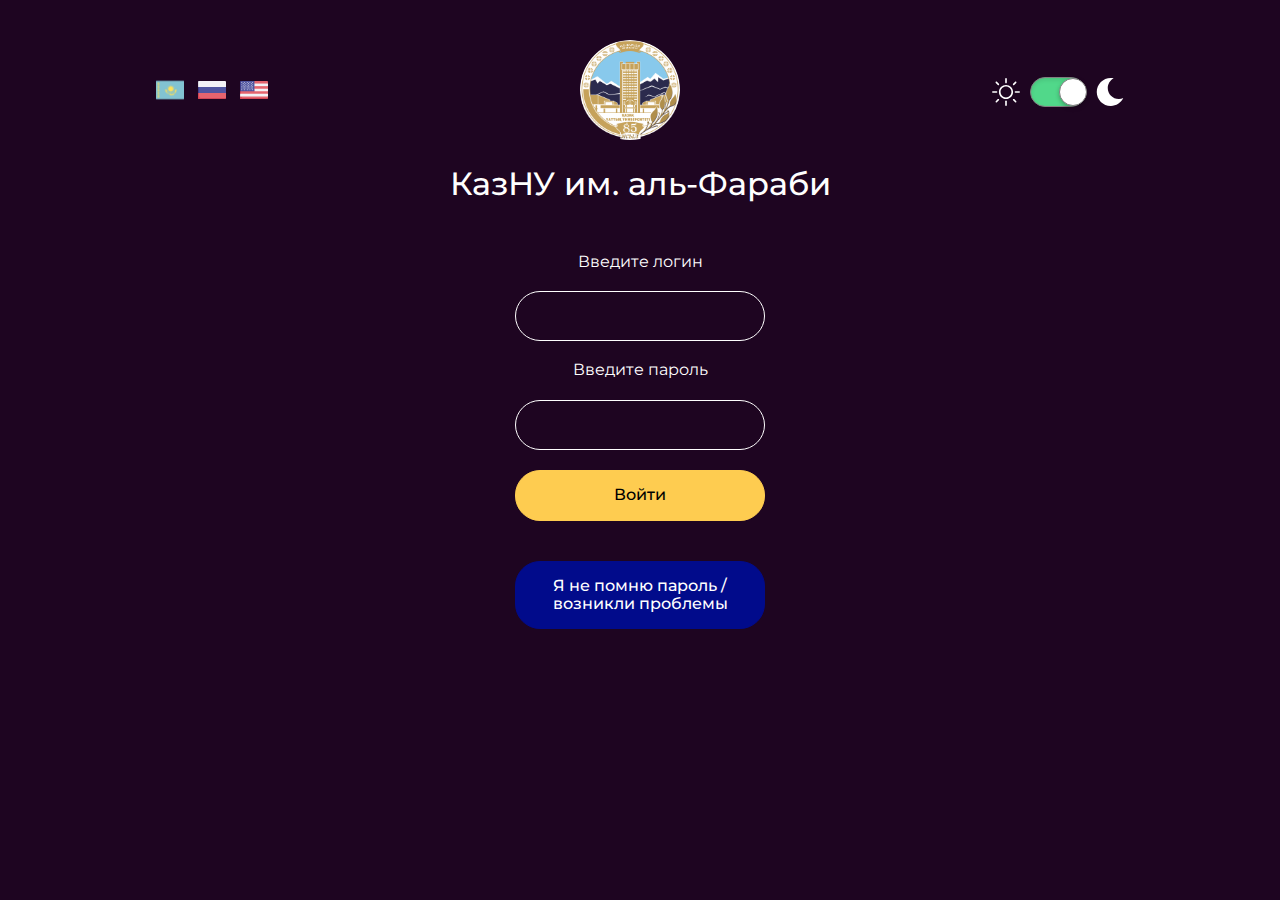
<file: index.html>
<!DOCTYPE html>
<html lang="ru">
<head>
    <meta charset="UTF-8">
    <meta name="viewport" content="width=device-width, initial-scale=1.0">
    <meta http-equiv="X-UA-Compatible" content="ie=edge">
    <title>Система "Универ"</title>
    <link rel="stylesheet" href="./css/normalize.css">
    <link rel="stylesheet" href="./css/main.css">
    <link rel="stylesheet" href="./css/media.css">
    <link href="https://fonts.googleapis.com/css2?family=Montserrat:wght@300;400;500&display=swap" rel="stylesheet">
    <link rel="apple-touch-icon" sizes="60x60" href="./apple-touch-icon.png">
    <link rel="icon" type="image/png" sizes="32x32" href="./favicon-32x32.png">
    <link rel="icon" type="image/png" sizes="16x16" href="./favicon-16x16.png">
    <link rel="manifest" href="./site.webmanifest">
    <link rel="mask-icon" href="./safari-pinned-tab.svg" color="#5bbad5">
    <meta name="msapplication-TileColor" content="#2b5797">
    <meta name="theme-color" content="#ffffff">
</head>
<body>
    <div class="wrapper" style="max-width: 1280px; margin: 0 auto;">
        <div class="univer-top-bar">
            <div class="language-panel">
                <a href="./kaz-ver/index.html"><img  src="images/kazakhstan-flag.png" alt="kazakhstan-flag" width="28" height="28"></a>
                <a href="./index.html"><svg class="russian-language" enable-background="new 0 0 512 512" height="28" viewBox="0 0 512 512" width="28" xmlns="http://www.w3.org/2000/svg"><g><g><path d="m512 200.946v-93.591c0-9.122-7.395-16.516-16.516-16.516h-478.968l-8.849 16.516v93.591l17.104 22.022h462.456z" fill="#f2f2f6"/><path d="m0 107.355v93.591l16.516 14.683v-124.79c-9.121 0-16.516 7.394-16.516 16.516z" fill="#e1e1e6"/><path d="m7.817 311.054v86.43c0 9.122 7.395 16.516 16.516 16.516h471.151l16.516-9.355v-93.591l-24.77-22.022h-462.456z" fill="#e5646e"/><path d="m16.516 355.097v-58.724l-16.516 14.681v93.591c0 9.122 7.395 16.516 16.516 16.516h478.968c9.121 0 16.516-7.394 16.516-16.516h-445.935c-27.365 0-49.549-22.183-49.549-49.548z" fill="#db4655"/><path d="m8.667 297 7.849 14.053h495.484v-110.107h-495.484l-7.849 17.387z" fill="#5055a0"/><path d="m0 200.946h16.516v110.107h-16.516z" fill="#3f3f8f"/></g></g></svg></a>
                <a href="./eng-ver/index.html"><svg class="english-language" enable-background="new 0 0 512 512" height="28" viewBox="0 0 512 512" width="28" xmlns="http://www.w3.org/2000/svg"><g><path d="m495.484 90.839h-231.226l-255.258 176.661v146.833h486.484l16.516-9.688v-30.673l-10.75-10.222v-29l10.75-7.967v-47.189l-9.667-9.261v-29.667l9.667-8.262v-47.188l-9.667-8.549v-26l9.667-12.639v-30.673c0-9.122-7.395-16.516-16.516-16.516z" fill="#e5646e"/><path d="m256.333 138.028h255.667v47.189h-255.667z" fill="#f2f2f6"/><path d="m256 232.405 8.258 47.189h247.742v-47.189z" fill="#f2f2f6"/><path d="m16.516 355.097v-84.097l-16.516 8.594v47.189l7 5.967v31l-7 10.222v30.673c0 9.122 7.395 16.516 16.516 16.516h478.968c9.121 0 16.516-7.395 16.516-16.516h-445.935c-27.365 0-49.549-22.183-49.549-49.548z" fill="#db4655"/><path d="m264.258 90.839h-247.742l-10.516 16.516 10.516 172.239h247.742z" fill="#5055a0"/><path d="m16.516 90.839c-9.121 0-16.516 7.394-16.516 16.516v172.239h16.516z" fill="#3f3f8f"/><path d="m33.113 127.657c-4.565 0-8.298-3.698-8.298-8.258s3.653-8.258 8.218-8.258h.081c4.565 0 8.258 3.698 8.258 8.258s-3.695 8.258-8.259 8.258z" fill="#fff"/><path d="m33.113 193.722c-4.565 0-8.298-3.698-8.298-8.258s3.653-8.258 8.218-8.258h.081c4.565 0 8.258 3.698 8.258 8.258s-3.695 8.258-8.259 8.258z" fill="#fff"/><path d="m33.113 259.786c-4.565 0-8.298-3.698-8.298-8.258s3.653-8.258 8.218-8.258h.081c4.565 0 8.258 3.698 8.258 8.258s-3.695 8.258-8.259 8.258z" fill="#fff"/><path d="m33.113 160.69c-4.565 0-8.298-3.698-8.298-8.258s3.653-8.258 8.218-8.258h.081c4.565 0 8.258 3.698 8.258 8.258-.001 4.56-3.695 8.258-8.259 8.258z" fill="#f2f2f6"/><path d="m33.113 226.754c-4.565 0-8.298-3.698-8.298-8.258s3.653-8.258 8.218-8.258h.081c4.565 0 8.258 3.698 8.258 8.258s-3.695 8.258-8.259 8.258z" fill="#f2f2f6"/><path d="m231.306 127.657c-4.565 0-8.298-3.698-8.298-8.258s3.653-8.258 8.218-8.258h.081c4.565 0 8.258 3.698 8.258 8.258s-3.694 8.258-8.259 8.258z" fill="#fff"/><path d="m231.306 193.722c-4.565 0-8.298-3.698-8.298-8.258s3.653-8.258 8.218-8.258h.081c4.565 0 8.258 3.698 8.258 8.258s-3.694 8.258-8.259 8.258z" fill="#fff"/><path d="m231.306 259.786c-4.565 0-8.298-3.698-8.298-8.258s3.653-8.258 8.218-8.258h.081c4.565 0 8.258 3.698 8.258 8.258s-3.694 8.258-8.259 8.258z" fill="#fff"/><g fill="#f2f2f6"><path d="m231.306 160.69c-4.565 0-8.298-3.698-8.298-8.258s3.653-8.258 8.218-8.258h.081c4.565 0 8.258 3.698 8.258 8.258s-3.694 8.258-8.259 8.258z"/><path d="m231.306 226.754c-4.565 0-8.298-3.698-8.298-8.258s3.653-8.258 8.218-8.258h.081c4.565 0 8.258 3.698 8.258 8.258s-3.694 8.258-8.259 8.258z"/><path d="m82.661 127.657c-4.565 0-8.298-3.698-8.298-8.258s3.653-8.258 8.218-8.258h.081c4.565 0 8.258 3.698 8.258 8.258s-3.694 8.258-8.259 8.258z"/><path d="m82.661 193.722c-4.565 0-8.298-3.698-8.298-8.258s3.653-8.258 8.218-8.258h.081c4.565 0 8.258 3.698 8.258 8.258s-3.694 8.258-8.259 8.258z"/><path d="m82.661 259.786c-4.565 0-8.298-3.698-8.298-8.258s3.653-8.258 8.218-8.258h.081c4.565 0 8.258 3.698 8.258 8.258s-3.694 8.258-8.259 8.258z"/></g><path d="m82.661 160.69c-4.565 0-8.298-3.698-8.298-8.258s3.653-8.258 8.218-8.258h.081c4.565 0 8.258 3.698 8.258 8.258-.001 4.56-3.694 8.258-8.259 8.258z" fill="#fff"/><path d="m82.661 226.754c-4.565 0-8.298-3.698-8.298-8.258s3.653-8.258 8.218-8.258h.081c4.565 0 8.258 3.698 8.258 8.258s-3.694 8.258-8.259 8.258z" fill="#fff"/><path d="m57.887 144.173c-4.565 0-8.298-3.698-8.298-8.258s3.653-8.258 8.218-8.258h.081c4.565 0 8.258 3.698 8.258 8.258-.001 4.561-3.694 8.258-8.259 8.258z" fill="#fff"/><path d="m57.887 210.238c-4.565 0-8.298-3.698-8.298-8.258s3.653-8.258 8.218-8.258h.081c4.565 0 8.258 3.698 8.258 8.258s-3.694 8.258-8.259 8.258z" fill="#fff"/><path d="m57.887 177.206c-4.565 0-8.298-3.698-8.298-8.258s3.653-8.258 8.218-8.258h.081c4.565 0 8.258 3.698 8.258 8.258s-3.694 8.258-8.259 8.258z" fill="#f2f2f6"/><path d="m57.887 243.27c-4.565 0-8.298-3.698-8.298-8.258s3.653-8.258 8.218-8.258h.081c4.565 0 8.258 3.698 8.258 8.258s-3.694 8.258-8.259 8.258z" fill="#f2f2f6"/><path d="m132.21 127.657c-4.565 0-8.298-3.698-8.298-8.258s3.653-8.258 8.218-8.258h.081c4.565 0 8.258 3.698 8.258 8.258s-3.695 8.258-8.259 8.258z" fill="#fff"/><path d="m132.21 193.722c-4.565 0-8.298-3.698-8.298-8.258s3.653-8.258 8.218-8.258h.081c4.565 0 8.258 3.698 8.258 8.258s-3.695 8.258-8.259 8.258z" fill="#fff"/><path d="m132.21 259.786c-4.565 0-8.298-3.698-8.298-8.258s3.653-8.258 8.218-8.258h.081c4.565 0 8.258 3.698 8.258 8.258s-3.695 8.258-8.259 8.258z" fill="#fff"/><path d="m132.21 160.69c-4.565 0-8.298-3.698-8.298-8.258s3.653-8.258 8.218-8.258h.081c4.565 0 8.258 3.698 8.258 8.258-.001 4.56-3.695 8.258-8.259 8.258z" fill="#f2f2f6"/><path d="m132.21 226.754c-4.565 0-8.298-3.698-8.298-8.258s3.653-8.258 8.218-8.258h.081c4.565 0 8.258 3.698 8.258 8.258s-3.695 8.258-8.259 8.258z" fill="#f2f2f6"/><path d="m107.435 144.173c-4.565 0-8.298-3.698-8.298-8.258s3.653-8.258 8.218-8.258h.081c4.565 0 8.258 3.698 8.258 8.258 0 4.561-3.694 8.258-8.259 8.258z" fill="#f2f2f6"/><path d="m107.435 210.238c-4.565 0-8.298-3.698-8.298-8.258s3.653-8.258 8.218-8.258h.081c4.565 0 8.258 3.698 8.258 8.258s-3.694 8.258-8.259 8.258z" fill="#f2f2f6"/><path d="m107.435 177.206c-4.565 0-8.298-3.698-8.298-8.258s3.653-8.258 8.218-8.258h.081c4.565 0 8.258 3.698 8.258 8.258s-3.694 8.258-8.259 8.258z" fill="#fff"/><path d="m107.435 243.27c-4.565 0-8.298-3.698-8.298-8.258s3.653-8.258 8.218-8.258h.081c4.565 0 8.258 3.698 8.258 8.258s-3.694 8.258-8.259 8.258z" fill="#fff"/><path d="m181.677 127.657c-4.565 0-8.298-3.698-8.298-8.258s3.653-8.258 8.218-8.258h.081c4.565 0 8.258 3.698 8.258 8.258s-3.694 8.258-8.259 8.258z" fill="#f2f2f6"/><path d="m181.677 193.722c-4.565 0-8.298-3.698-8.298-8.258s3.653-8.258 8.218-8.258h.081c4.565 0 8.258 3.698 8.258 8.258s-3.694 8.258-8.259 8.258z" fill="#f2f2f6"/><path d="m181.677 259.786c-4.565 0-8.298-3.698-8.298-8.258s3.653-8.258 8.218-8.258h.081c4.565 0 8.258 3.698 8.258 8.258s-3.694 8.258-8.259 8.258z" fill="#f2f2f6"/><path d="m181.677 160.69c-4.565 0-8.298-3.698-8.298-8.258s3.653-8.258 8.218-8.258h.081c4.565 0 8.258 3.698 8.258 8.258-.001 4.56-3.694 8.258-8.259 8.258z" fill="#fff"/><path d="m181.677 226.754c-4.565 0-8.298-3.698-8.298-8.258s3.653-8.258 8.218-8.258h.081c4.565 0 8.258 3.698 8.258 8.258s-3.694 8.258-8.259 8.258z" fill="#fff"/><path d="m156.903 144.173c-4.565 0-8.298-3.698-8.298-8.258s3.653-8.258 8.218-8.258h.081c4.565 0 8.258 3.698 8.258 8.258-.001 4.561-3.694 8.258-8.259 8.258z" fill="#fff"/><path d="m156.903 210.238c-4.565 0-8.298-3.698-8.298-8.258s3.653-8.258 8.218-8.258h.081c4.565 0 8.258 3.698 8.258 8.258s-3.694 8.258-8.259 8.258z" fill="#fff"/><path d="m156.903 177.206c-4.565 0-8.298-3.698-8.298-8.258s3.653-8.258 8.218-8.258h.081c4.565 0 8.258 3.698 8.258 8.258s-3.694 8.258-8.259 8.258z" fill="#f2f2f6"/><path d="m156.903 243.27c-4.565 0-8.298-3.698-8.298-8.258s3.653-8.258 8.218-8.258h.081c4.565 0 8.258 3.698 8.258 8.258s-3.694 8.258-8.259 8.258z" fill="#f2f2f6"/><path d="m206.532 144.173c-4.565 0-8.298-3.698-8.298-8.258s3.653-8.258 8.218-8.258h.081c4.565 0 8.258 3.698 8.258 8.258-.001 4.561-3.694 8.258-8.259 8.258z" fill="#f2f2f6"/><path d="m206.532 210.238c-4.565 0-8.298-3.698-8.298-8.258s3.653-8.258 8.218-8.258h.081c4.565 0 8.258 3.698 8.258 8.258s-3.694 8.258-8.259 8.258z" fill="#f2f2f6"/><path d="m206.532 177.206c-4.565 0-8.298-3.698-8.298-8.258s3.653-8.258 8.218-8.258h.081c4.565 0 8.258 3.698 8.258 8.258s-3.694 8.258-8.259 8.258z" fill="#fff"/><path d="m206.532 243.27c-4.565 0-8.298-3.698-8.298-8.258s3.653-8.258 8.218-8.258h.081c4.565 0 8.258 3.698 8.258 8.258s-3.694 8.258-8.259 8.258z" fill="#fff"/><path d="m3 360.333 17.26 13.639h491.74v-47.189h-495.484z" fill="#f2f2f6"/><path d="m0 326.783v47.189h20.26c-2.401-5.82-3.743-12.189-3.743-18.876v-28.314h-16.517z" fill="#e1e1e6"/></g></svg></a>
            </div>
            <div class="univer-logo-container">
                <a href="https://www.kaznu.kz"><img src="./images/logo.png" alt="logo" class="univer-logo"></a>
            </div>
            <div class="switch-container active">
                <svg class="sun-icon" enable-background="new 0 0 512 512" height="28" viewBox="0 0 512 512" width="28" xmlns="http://www.w3.org/2000/svg"><g><g><path d="m256 98.294c-8.284 0-15-6.716-15-15v-68.294c0-8.284 6.716-15 15-15s15 6.716 15 15v68.294c0 8.284-6.716 15-15 15z"/></g><g><path d="m497 271h-68.294c-8.284 0-15-6.716-15-15s6.716-15 15-15h68.294c8.284 0 15 6.716 15 15s-6.716 15-15 15z"/></g><g><path d="m256 512c-8.284 0-15-6.716-15-15v-68.294c0-8.284 6.716-15 15-15s15 6.716 15 15v68.294c0 8.284-6.716 15-15 15z"/></g><g><path d="m83.294 271h-68.294c-8.284 0-15-6.716-15-15s6.716-15 15-15h68.294c8.284 0 15 6.716 15 15s-6.716 15-15 15z"/></g><g><g><g><path d="m256 385.5c-71.406 0-129.499-58.094-129.499-129.5s58.093-129.5 129.499-129.5 129.5 58.094 129.5 129.5-58.094 129.5-129.5 129.5zm0-229c-54.864 0-99.499 44.636-99.499 99.5s44.635 99.5 99.499 99.5 99.5-44.636 99.5-99.5-44.636-99.5-99.5-99.5z"/></g></g></g><g><path d="m395.925 131.909c-3.839 0-7.678-1.465-10.606-4.394-5.858-5.857-5.858-15.355 0-21.213l36.853-36.853c5.857-5.857 15.355-5.857 21.213 0s5.858 15.355 0 21.213l-36.853 36.853c-2.929 2.929-6.768 4.394-10.607 4.394z"/></g><g><path d="m432.777 448.61c-3.839 0-7.678-1.465-10.606-4.394l-36.853-36.853c-5.858-5.857-5.858-15.355 0-21.213 5.857-5.857 15.355-5.857 21.213 0l36.853 36.853c5.858 5.857 5.858 15.355 0 21.213-2.929 2.93-6.768 4.394-10.607 4.394z"/></g><g><path d="m79.224 448.61c-3.839 0-7.678-1.465-10.606-4.394-5.858-5.857-5.858-15.355 0-21.213l36.853-36.853c5.857-5.857 15.355-5.857 21.213 0s5.858 15.355 0 21.213l-36.854 36.854c-2.929 2.929-6.768 4.393-10.606 4.393z"/></g><g><path d="m116.076 131.909c-3.839 0-7.678-1.465-10.606-4.394l-36.853-36.852c-5.858-5.857-5.858-15.355 0-21.213 5.857-5.857 15.355-5.857 21.213 0l36.853 36.853c5.858 5.857 5.858 15.355 0 21.213-2.929 2.928-6.768 4.393-10.607 4.393z"/></g></g>
                </svg>   
                <div class="switch-body">
                    <div class="switch-toggle"></div>
                </div>
                <svg class="moon-icon" height="28" viewBox="-12 0 448 448.04455" width="28" xmlns="http://www.w3.org/2000/svg"><path d="m224.023438 448.03125c85.714843.902344 164.011718-48.488281 200.117187-126.230469-22.722656 9.914063-47.332031 14.769531-72.117187 14.230469-97.15625-.109375-175.890626-78.84375-176-176 .972656-65.71875 37.234374-125.832031 94.910156-157.351562-15.554688-1.980469-31.230469-2.867188-46.910156-2.648438-123.714844 0-224.0000005 100.289062-224.0000005 224 0 123.714844 100.2851565 224 224.0000005 224zm0 0"/></svg>
                <input type="checkbox" name="example">
            </div>
        </div>
        <div class="univer-name-container">
            <h1 class="univer-name">КазНУ им. аль-Фараби</h1>
        </div>
            <form class="univer-form">
                <label for="login">Введите логин</label>
                <input class="login-input" id="login" type="text" autofocus required>
                <label class="univer-password-label" for="password">Введите пароль</label>
                <input class="password-input" id="password" type="password" required>
                <button class="univer-login-btn" id='login-btn' type="submit">Войти</button>
            </form>
        <div class="univer-popup">
            <span class="univer-close-popup">&times;</span>
            <div class="univer-colored-layer">
                <div class="univer-text-layer">
                    <h2>Где взять логин и пароль для входа в систему?</h2>
                    <ol class="univer-popup-list">
                        <li>Если Вы студент, то логин и пароль Вам может сообщить ваш эдвайзер.</li>
                        <li>Или вы можете воспользоваться <a href="https://univer.kaznu.kz/user/getLogin/">страницей получения логина и временного пароля.</a></li>
                        <li>Если вы преподаватель, то ваши логин и пароль Вы можете получить в Офисе регистратора.</li>
                        <li>Если вы родитель студента, то для получения логина и пароля вам необходимо лично обратиться к эдвайзеру Вашего студента.</li>
                    </ol>
                    <h2 class="univer-popup-question-2">Что делать, если Вы забыли логин или пароль?</h2>
                    <ol class="univer-popup-list">
                        <li>Если Вы студент или родитель студента, то Вам необходимо обратиться к своему эдвайзеру с просьбой сбросить пароль. Эдвайзер выдаст Вам новый пароль.</li>
                        <li>Если вы преподаватель (а также эдвайзер или заведующий кафедрой), то Вам необходимо обратиться в Офис регистратора. Офис-регистратора сможет сбросить Ваш пароль и выдать вам новый.</li>
                        <li>Сотрудникам Офиса регистратора и сотрудникам других структурных подразделений необходимо обратиться в отдел программного сопровождения ДИТ, где Вам необходимо будет предъявить документ удостоверяющий личность и Вам будет выдан новый пароль.</li>
                        <li>Если вы студент и у вас есть почта в системе, тогда вы можете сменить пароль по этой ссылке <a href="https://univer.kaznu.kz/user/forgotpassword">Забыли пароль</a></li>
                    </ol>
                </div>
            </div>
        </div>
        <button class="univer-help-btn" id="help-btn">Я не помню пароль / возникли проблемы</button>
    </div>
    <script src="./js/script.js"></script>
</body>
</html>
</file>
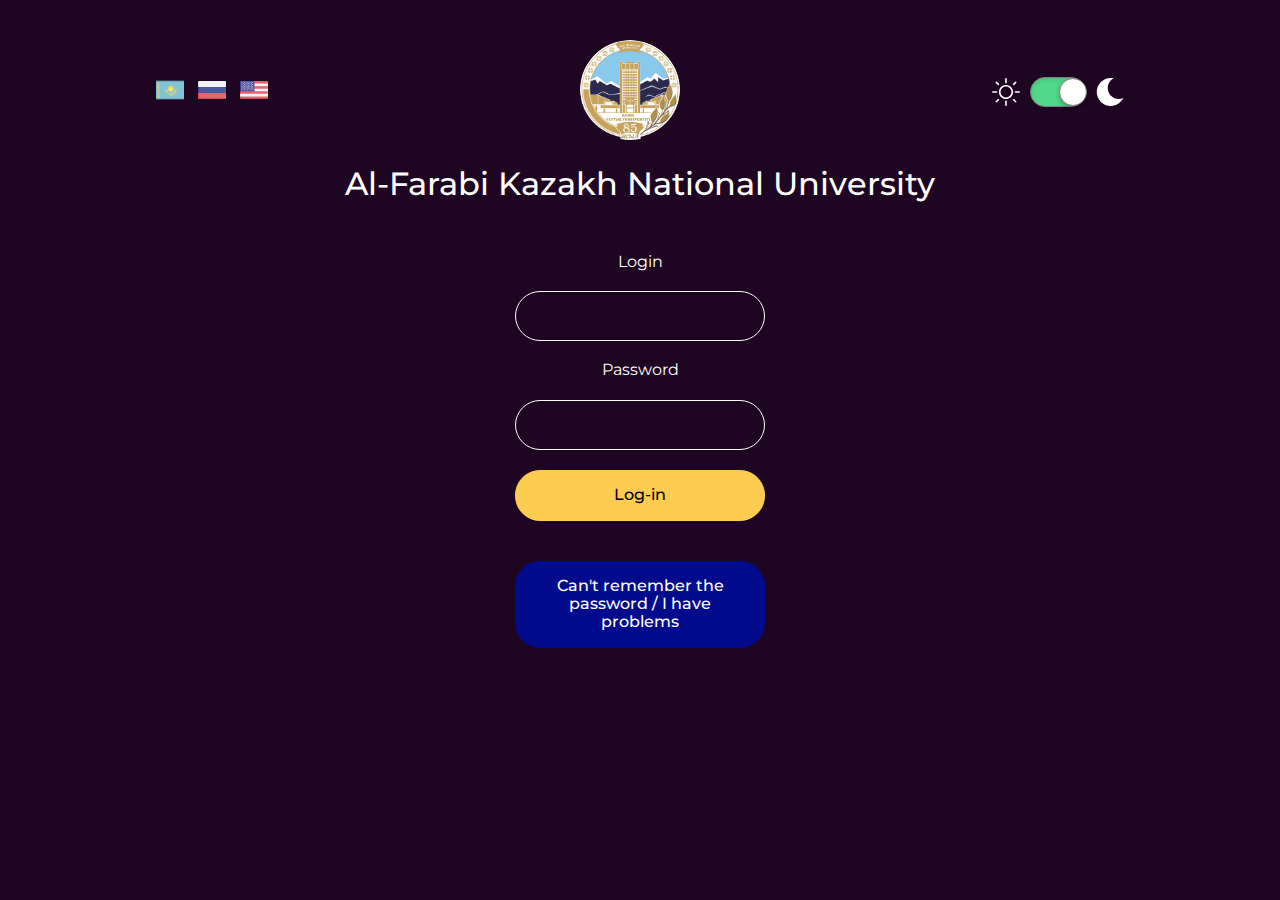
<file: eng-ver/index.html>
<!DOCTYPE html>
<html lang="ru">
<head>
    <meta charset="UTF-8">
    <meta name="viewport" content="width=device-width, initial-scale=1.0">
    <meta http-equiv="X-UA-Compatible" content="ie=edge">
    <title>"Univer" system</title>
    <link rel="stylesheet" href="./css/main.css">
    <link rel="stylesheet" href="./css/normalize.css">
    <link rel="stylesheet" href="./css/media.css">
    <link href="https://fonts.googleapis.com/css2?family=Montserrat:wght@300;400;500&display=swap" rel="stylesheet">
</head>
<body>
    <div class="univer-top-bar">
        <div class="language-panel">
            <a href="../kaz-ver/index.html"><img src="./images/kazakhstan-flag.png" alt="kazakhstan-flag" width="28" height="28"></a>
            <a href="../index.html"><svg class="russian-language" enable-background="new 0 0 512 512" height="28" viewBox="0 0 512 512" width="28" xmlns="http://www.w3.org/2000/svg"><g><g><path d="m512 200.946v-93.591c0-9.122-7.395-16.516-16.516-16.516h-478.968l-8.849 16.516v93.591l17.104 22.022h462.456z" fill="#f2f2f6"/><path d="m0 107.355v93.591l16.516 14.683v-124.79c-9.121 0-16.516 7.394-16.516 16.516z" fill="#e1e1e6"/><path d="m7.817 311.054v86.43c0 9.122 7.395 16.516 16.516 16.516h471.151l16.516-9.355v-93.591l-24.77-22.022h-462.456z" fill="#e5646e"/><path d="m16.516 355.097v-58.724l-16.516 14.681v93.591c0 9.122 7.395 16.516 16.516 16.516h478.968c9.121 0 16.516-7.394 16.516-16.516h-445.935c-27.365 0-49.549-22.183-49.549-49.548z" fill="#db4655"/><path d="m8.667 297 7.849 14.053h495.484v-110.107h-495.484l-7.849 17.387z" fill="#5055a0"/><path d="m0 200.946h16.516v110.107h-16.516z" fill="#3f3f8f"/></g></g></svg></a>
            <a href="../eng-ver/index.html"><svg class="english-language" enable-background="new 0 0 512 512" height="28" viewBox="0 0 512 512" width="28" xmlns="http://www.w3.org/2000/svg"><g><path d="m495.484 90.839h-231.226l-255.258 176.661v146.833h486.484l16.516-9.688v-30.673l-10.75-10.222v-29l10.75-7.967v-47.189l-9.667-9.261v-29.667l9.667-8.262v-47.188l-9.667-8.549v-26l9.667-12.639v-30.673c0-9.122-7.395-16.516-16.516-16.516z" fill="#e5646e"/><path d="m256.333 138.028h255.667v47.189h-255.667z" fill="#f2f2f6"/><path d="m256 232.405 8.258 47.189h247.742v-47.189z" fill="#f2f2f6"/><path d="m16.516 355.097v-84.097l-16.516 8.594v47.189l7 5.967v31l-7 10.222v30.673c0 9.122 7.395 16.516 16.516 16.516h478.968c9.121 0 16.516-7.395 16.516-16.516h-445.935c-27.365 0-49.549-22.183-49.549-49.548z" fill="#db4655"/><path d="m264.258 90.839h-247.742l-10.516 16.516 10.516 172.239h247.742z" fill="#5055a0"/><path d="m16.516 90.839c-9.121 0-16.516 7.394-16.516 16.516v172.239h16.516z" fill="#3f3f8f"/><path d="m33.113 127.657c-4.565 0-8.298-3.698-8.298-8.258s3.653-8.258 8.218-8.258h.081c4.565 0 8.258 3.698 8.258 8.258s-3.695 8.258-8.259 8.258z" fill="#fff"/><path d="m33.113 193.722c-4.565 0-8.298-3.698-8.298-8.258s3.653-8.258 8.218-8.258h.081c4.565 0 8.258 3.698 8.258 8.258s-3.695 8.258-8.259 8.258z" fill="#fff"/><path d="m33.113 259.786c-4.565 0-8.298-3.698-8.298-8.258s3.653-8.258 8.218-8.258h.081c4.565 0 8.258 3.698 8.258 8.258s-3.695 8.258-8.259 8.258z" fill="#fff"/><path d="m33.113 160.69c-4.565 0-8.298-3.698-8.298-8.258s3.653-8.258 8.218-8.258h.081c4.565 0 8.258 3.698 8.258 8.258-.001 4.56-3.695 8.258-8.259 8.258z" fill="#f2f2f6"/><path d="m33.113 226.754c-4.565 0-8.298-3.698-8.298-8.258s3.653-8.258 8.218-8.258h.081c4.565 0 8.258 3.698 8.258 8.258s-3.695 8.258-8.259 8.258z" fill="#f2f2f6"/><path d="m231.306 127.657c-4.565 0-8.298-3.698-8.298-8.258s3.653-8.258 8.218-8.258h.081c4.565 0 8.258 3.698 8.258 8.258s-3.694 8.258-8.259 8.258z" fill="#fff"/><path d="m231.306 193.722c-4.565 0-8.298-3.698-8.298-8.258s3.653-8.258 8.218-8.258h.081c4.565 0 8.258 3.698 8.258 8.258s-3.694 8.258-8.259 8.258z" fill="#fff"/><path d="m231.306 259.786c-4.565 0-8.298-3.698-8.298-8.258s3.653-8.258 8.218-8.258h.081c4.565 0 8.258 3.698 8.258 8.258s-3.694 8.258-8.259 8.258z" fill="#fff"/><g fill="#f2f2f6"><path d="m231.306 160.69c-4.565 0-8.298-3.698-8.298-8.258s3.653-8.258 8.218-8.258h.081c4.565 0 8.258 3.698 8.258 8.258s-3.694 8.258-8.259 8.258z"/><path d="m231.306 226.754c-4.565 0-8.298-3.698-8.298-8.258s3.653-8.258 8.218-8.258h.081c4.565 0 8.258 3.698 8.258 8.258s-3.694 8.258-8.259 8.258z"/><path d="m82.661 127.657c-4.565 0-8.298-3.698-8.298-8.258s3.653-8.258 8.218-8.258h.081c4.565 0 8.258 3.698 8.258 8.258s-3.694 8.258-8.259 8.258z"/><path d="m82.661 193.722c-4.565 0-8.298-3.698-8.298-8.258s3.653-8.258 8.218-8.258h.081c4.565 0 8.258 3.698 8.258 8.258s-3.694 8.258-8.259 8.258z"/><path d="m82.661 259.786c-4.565 0-8.298-3.698-8.298-8.258s3.653-8.258 8.218-8.258h.081c4.565 0 8.258 3.698 8.258 8.258s-3.694 8.258-8.259 8.258z"/></g><path d="m82.661 160.69c-4.565 0-8.298-3.698-8.298-8.258s3.653-8.258 8.218-8.258h.081c4.565 0 8.258 3.698 8.258 8.258-.001 4.56-3.694 8.258-8.259 8.258z" fill="#fff"/><path d="m82.661 226.754c-4.565 0-8.298-3.698-8.298-8.258s3.653-8.258 8.218-8.258h.081c4.565 0 8.258 3.698 8.258 8.258s-3.694 8.258-8.259 8.258z" fill="#fff"/><path d="m57.887 144.173c-4.565 0-8.298-3.698-8.298-8.258s3.653-8.258 8.218-8.258h.081c4.565 0 8.258 3.698 8.258 8.258-.001 4.561-3.694 8.258-8.259 8.258z" fill="#fff"/><path d="m57.887 210.238c-4.565 0-8.298-3.698-8.298-8.258s3.653-8.258 8.218-8.258h.081c4.565 0 8.258 3.698 8.258 8.258s-3.694 8.258-8.259 8.258z" fill="#fff"/><path d="m57.887 177.206c-4.565 0-8.298-3.698-8.298-8.258s3.653-8.258 8.218-8.258h.081c4.565 0 8.258 3.698 8.258 8.258s-3.694 8.258-8.259 8.258z" fill="#f2f2f6"/><path d="m57.887 243.27c-4.565 0-8.298-3.698-8.298-8.258s3.653-8.258 8.218-8.258h.081c4.565 0 8.258 3.698 8.258 8.258s-3.694 8.258-8.259 8.258z" fill="#f2f2f6"/><path d="m132.21 127.657c-4.565 0-8.298-3.698-8.298-8.258s3.653-8.258 8.218-8.258h.081c4.565 0 8.258 3.698 8.258 8.258s-3.695 8.258-8.259 8.258z" fill="#fff"/><path d="m132.21 193.722c-4.565 0-8.298-3.698-8.298-8.258s3.653-8.258 8.218-8.258h.081c4.565 0 8.258 3.698 8.258 8.258s-3.695 8.258-8.259 8.258z" fill="#fff"/><path d="m132.21 259.786c-4.565 0-8.298-3.698-8.298-8.258s3.653-8.258 8.218-8.258h.081c4.565 0 8.258 3.698 8.258 8.258s-3.695 8.258-8.259 8.258z" fill="#fff"/><path d="m132.21 160.69c-4.565 0-8.298-3.698-8.298-8.258s3.653-8.258 8.218-8.258h.081c4.565 0 8.258 3.698 8.258 8.258-.001 4.56-3.695 8.258-8.259 8.258z" fill="#f2f2f6"/><path d="m132.21 226.754c-4.565 0-8.298-3.698-8.298-8.258s3.653-8.258 8.218-8.258h.081c4.565 0 8.258 3.698 8.258 8.258s-3.695 8.258-8.259 8.258z" fill="#f2f2f6"/><path d="m107.435 144.173c-4.565 0-8.298-3.698-8.298-8.258s3.653-8.258 8.218-8.258h.081c4.565 0 8.258 3.698 8.258 8.258 0 4.561-3.694 8.258-8.259 8.258z" fill="#f2f2f6"/><path d="m107.435 210.238c-4.565 0-8.298-3.698-8.298-8.258s3.653-8.258 8.218-8.258h.081c4.565 0 8.258 3.698 8.258 8.258s-3.694 8.258-8.259 8.258z" fill="#f2f2f6"/><path d="m107.435 177.206c-4.565 0-8.298-3.698-8.298-8.258s3.653-8.258 8.218-8.258h.081c4.565 0 8.258 3.698 8.258 8.258s-3.694 8.258-8.259 8.258z" fill="#fff"/><path d="m107.435 243.27c-4.565 0-8.298-3.698-8.298-8.258s3.653-8.258 8.218-8.258h.081c4.565 0 8.258 3.698 8.258 8.258s-3.694 8.258-8.259 8.258z" fill="#fff"/><path d="m181.677 127.657c-4.565 0-8.298-3.698-8.298-8.258s3.653-8.258 8.218-8.258h.081c4.565 0 8.258 3.698 8.258 8.258s-3.694 8.258-8.259 8.258z" fill="#f2f2f6"/><path d="m181.677 193.722c-4.565 0-8.298-3.698-8.298-8.258s3.653-8.258 8.218-8.258h.081c4.565 0 8.258 3.698 8.258 8.258s-3.694 8.258-8.259 8.258z" fill="#f2f2f6"/><path d="m181.677 259.786c-4.565 0-8.298-3.698-8.298-8.258s3.653-8.258 8.218-8.258h.081c4.565 0 8.258 3.698 8.258 8.258s-3.694 8.258-8.259 8.258z" fill="#f2f2f6"/><path d="m181.677 160.69c-4.565 0-8.298-3.698-8.298-8.258s3.653-8.258 8.218-8.258h.081c4.565 0 8.258 3.698 8.258 8.258-.001 4.56-3.694 8.258-8.259 8.258z" fill="#fff"/><path d="m181.677 226.754c-4.565 0-8.298-3.698-8.298-8.258s3.653-8.258 8.218-8.258h.081c4.565 0 8.258 3.698 8.258 8.258s-3.694 8.258-8.259 8.258z" fill="#fff"/><path d="m156.903 144.173c-4.565 0-8.298-3.698-8.298-8.258s3.653-8.258 8.218-8.258h.081c4.565 0 8.258 3.698 8.258 8.258-.001 4.561-3.694 8.258-8.259 8.258z" fill="#fff"/><path d="m156.903 210.238c-4.565 0-8.298-3.698-8.298-8.258s3.653-8.258 8.218-8.258h.081c4.565 0 8.258 3.698 8.258 8.258s-3.694 8.258-8.259 8.258z" fill="#fff"/><path d="m156.903 177.206c-4.565 0-8.298-3.698-8.298-8.258s3.653-8.258 8.218-8.258h.081c4.565 0 8.258 3.698 8.258 8.258s-3.694 8.258-8.259 8.258z" fill="#f2f2f6"/><path d="m156.903 243.27c-4.565 0-8.298-3.698-8.298-8.258s3.653-8.258 8.218-8.258h.081c4.565 0 8.258 3.698 8.258 8.258s-3.694 8.258-8.259 8.258z" fill="#f2f2f6"/><path d="m206.532 144.173c-4.565 0-8.298-3.698-8.298-8.258s3.653-8.258 8.218-8.258h.081c4.565 0 8.258 3.698 8.258 8.258-.001 4.561-3.694 8.258-8.259 8.258z" fill="#f2f2f6"/><path d="m206.532 210.238c-4.565 0-8.298-3.698-8.298-8.258s3.653-8.258 8.218-8.258h.081c4.565 0 8.258 3.698 8.258 8.258s-3.694 8.258-8.259 8.258z" fill="#f2f2f6"/><path d="m206.532 177.206c-4.565 0-8.298-3.698-8.298-8.258s3.653-8.258 8.218-8.258h.081c4.565 0 8.258 3.698 8.258 8.258s-3.694 8.258-8.259 8.258z" fill="#fff"/><path d="m206.532 243.27c-4.565 0-8.298-3.698-8.298-8.258s3.653-8.258 8.218-8.258h.081c4.565 0 8.258 3.698 8.258 8.258s-3.694 8.258-8.259 8.258z" fill="#fff"/><path d="m3 360.333 17.26 13.639h491.74v-47.189h-495.484z" fill="#f2f2f6"/><path d="m0 326.783v47.189h20.26c-2.401-5.82-3.743-12.189-3.743-18.876v-28.314h-16.517z" fill="#e1e1e6"/></g></svg></a>
        </div>
        <div class="univer-logo-container">
            <a href="https://www.kaznu.kz"><img src="./images/logo.png" alt="logo" class="univer-logo"></a>
        </div>
        <div class="switch-container active">
            <svg class="sun-icon" enable-background="new 0 0 512 512" height="28" viewBox="0 0 512 512" width="28" xmlns="http://www.w3.org/2000/svg"><g><g><path d="m256 98.294c-8.284 0-15-6.716-15-15v-68.294c0-8.284 6.716-15 15-15s15 6.716 15 15v68.294c0 8.284-6.716 15-15 15z"/></g><g><path d="m497 271h-68.294c-8.284 0-15-6.716-15-15s6.716-15 15-15h68.294c8.284 0 15 6.716 15 15s-6.716 15-15 15z"/></g><g><path d="m256 512c-8.284 0-15-6.716-15-15v-68.294c0-8.284 6.716-15 15-15s15 6.716 15 15v68.294c0 8.284-6.716 15-15 15z"/></g><g><path d="m83.294 271h-68.294c-8.284 0-15-6.716-15-15s6.716-15 15-15h68.294c8.284 0 15 6.716 15 15s-6.716 15-15 15z"/></g><g><g><g><path d="m256 385.5c-71.406 0-129.499-58.094-129.499-129.5s58.093-129.5 129.499-129.5 129.5 58.094 129.5 129.5-58.094 129.5-129.5 129.5zm0-229c-54.864 0-99.499 44.636-99.499 99.5s44.635 99.5 99.499 99.5 99.5-44.636 99.5-99.5-44.636-99.5-99.5-99.5z"/></g></g></g><g><path d="m395.925 131.909c-3.839 0-7.678-1.465-10.606-4.394-5.858-5.857-5.858-15.355 0-21.213l36.853-36.853c5.857-5.857 15.355-5.857 21.213 0s5.858 15.355 0 21.213l-36.853 36.853c-2.929 2.929-6.768 4.394-10.607 4.394z"/></g><g><path d="m432.777 448.61c-3.839 0-7.678-1.465-10.606-4.394l-36.853-36.853c-5.858-5.857-5.858-15.355 0-21.213 5.857-5.857 15.355-5.857 21.213 0l36.853 36.853c5.858 5.857 5.858 15.355 0 21.213-2.929 2.93-6.768 4.394-10.607 4.394z"/></g><g><path d="m79.224 448.61c-3.839 0-7.678-1.465-10.606-4.394-5.858-5.857-5.858-15.355 0-21.213l36.853-36.853c5.857-5.857 15.355-5.857 21.213 0s5.858 15.355 0 21.213l-36.854 36.854c-2.929 2.929-6.768 4.393-10.606 4.393z"/></g><g><path d="m116.076 131.909c-3.839 0-7.678-1.465-10.606-4.394l-36.853-36.852c-5.858-5.857-5.858-15.355 0-21.213 5.857-5.857 15.355-5.857 21.213 0l36.853 36.853c5.858 5.857 5.858 15.355 0 21.213-2.929 2.928-6.768 4.393-10.607 4.393z"/></g></g>
            </svg>   
            <div class="switch-body">
                <div class="switch-toggle"></div>
            </div>
            <svg class="moon-icon" height="28" viewBox="-12 0 448 448.04455" width="28" xmlns="http://www.w3.org/2000/svg"><path d="m224.023438 448.03125c85.714843.902344 164.011718-48.488281 200.117187-126.230469-22.722656 9.914063-47.332031 14.769531-72.117187 14.230469-97.15625-.109375-175.890626-78.84375-176-176 .972656-65.71875 37.234374-125.832031 94.910156-157.351562-15.554688-1.980469-31.230469-2.867188-46.910156-2.648438-123.714844 0-224.0000005 100.289062-224.0000005 224 0 123.714844 100.2851565 224 224.0000005 224zm0 0"/></svg>
            <input type="checkbox" name="example">
        </div>
    </div>
    <div class="univer-name-container">
        <h1 class="univer-name">Al-Farabi Kazakh National University</h1>
    </div>
        <form class="univer-form">
            <label for="login">Login</label>
            <input class="login-input" id="login" type="text" required>
            <label class="univer-password-label" for="password">Password</label>
            <input class="password-input" id="password" type="password" required>
            <button class="univer-login-btn" id='login-btn' type="submit">Log-in</button>
        </form>
    <div class="univer-popup">
        <span class="univer-close-popup">&times;</span>
        <div class="univer-colored-layer">
            <div class="univer-text-layer">
                <h2>Where to get a login and password to log in?</h2>
                <ol class="univer-popup-list">
                    <li>If you are a student, then your adviser can give you a username and password.</li>
                    <li>Or you can use <a href="https://univer.kaznu.kz/user/getLogin/">the page for obtaining a login and temporary password.</a></li>
                    <li>If you are a faculty member, you can get your login and password in the Registrar Office.</li>
                    <li>If you are a parent of the student, then please contact the student's adviser in order to get login and password.</li>
                </ol>
                <h2 class="univer-popup-question-2">What to do, if you have forgotten your username or password?</h2>
                <ol class="univer-popup-list">
                    <li>If you are a student or the student's parent, You need to contact your adviser with the request to reset your password. Adviser will give you a new password.</li>
                    <li>If you are a faculty member (as well as adviser or Head of Department), then you should contact the Registrars Office. Office-registrar can reset your password and give you a new one.</li>
                    <li>Employees of the Registrars Office and the staff of other other structural subdivisions should contact the software support department DIT, where you will need to present an ID card and you will be given a new password.</li>
                    <li>If you are student and you have registered email in the system, then you can change the password at this link <a href="https://univer.kaznu.kz/user/forgotpassword">Forgot password</a></li>
                </ol>
            </div>
        </div>
    </div>
    <button class="univer-help-btn">Can't remember the password / I have problems</button>
    <script src="./js/script.js"></script>
</body>
</html>
</file>
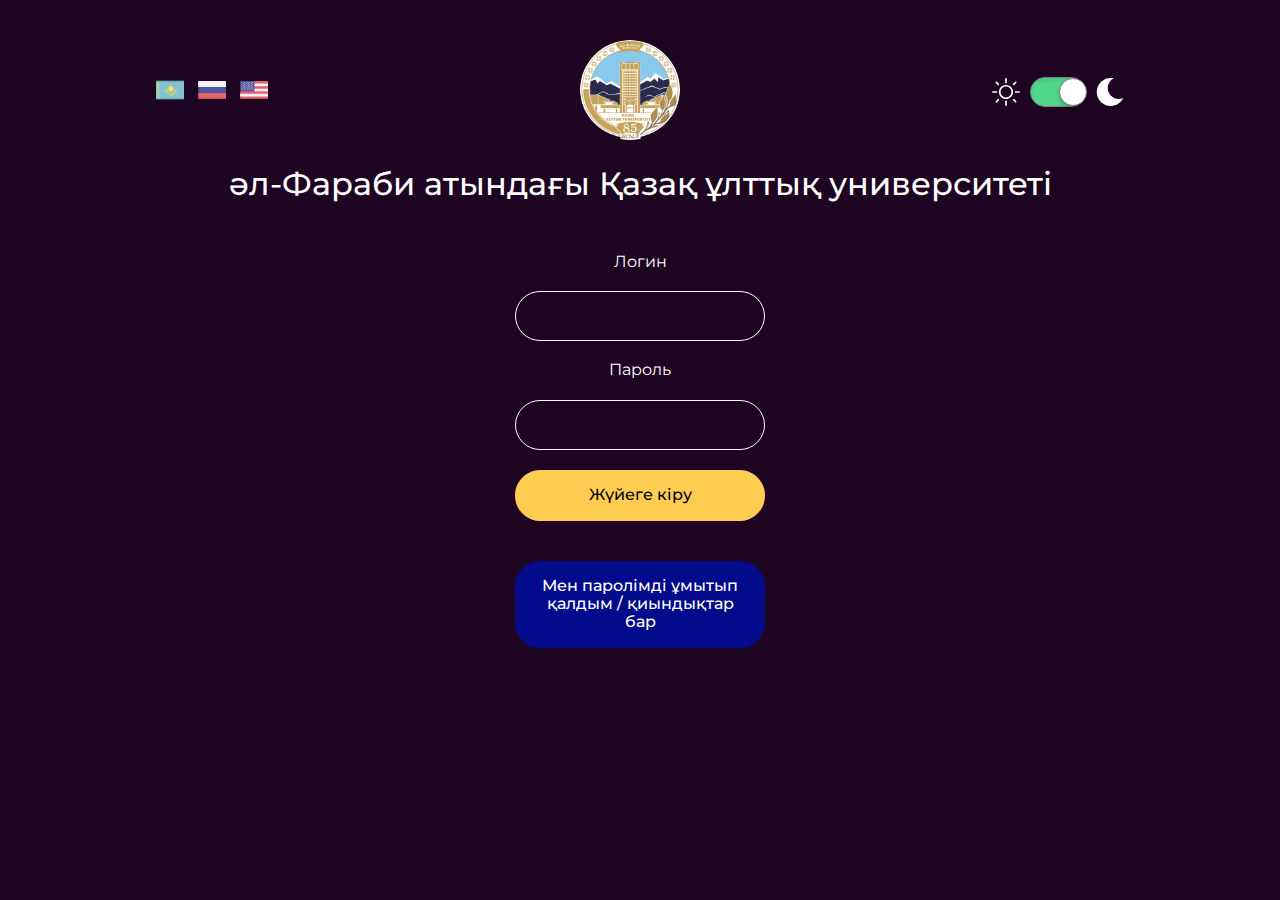
<file: kaz-ver/index.html>
<!DOCTYPE html>
<html lang="ru">
<head>
    <meta charset="UTF-8">
    <meta name="viewport" content="width=device-width, initial-scale=1.0">
    <meta http-equiv="X-UA-Compatible" content="ie=edge">
    <title>«Универ» жүйесі</title>
    <link rel="stylesheet" href="./css/main.css">
    <link rel="stylesheet" href="./css/normalize.css">
    <link rel="stylesheet" href="./css/media.css">
    <link href="https://fonts.googleapis.com/css2?family=Montserrat:wght@300;400;500&display=swap" rel="stylesheet">
</head>
<body>
    <div class="univer-top-bar">
        <div class="language-panel">
            <a href="../kaz-ver/index.html"><img  src="./images/kazakhstan-flag.png" alt="kazakhstan-flag" width="28" height="28"></a>
            <a href="../index.html"><svg class="russian-language" enable-background="new 0 0 512 512" height="28" viewBox="0 0 512 512" width="28" xmlns="http://www.w3.org/2000/svg"><g><g><path d="m512 200.946v-93.591c0-9.122-7.395-16.516-16.516-16.516h-478.968l-8.849 16.516v93.591l17.104 22.022h462.456z" fill="#f2f2f6"/><path d="m0 107.355v93.591l16.516 14.683v-124.79c-9.121 0-16.516 7.394-16.516 16.516z" fill="#e1e1e6"/><path d="m7.817 311.054v86.43c0 9.122 7.395 16.516 16.516 16.516h471.151l16.516-9.355v-93.591l-24.77-22.022h-462.456z" fill="#e5646e"/><path d="m16.516 355.097v-58.724l-16.516 14.681v93.591c0 9.122 7.395 16.516 16.516 16.516h478.968c9.121 0 16.516-7.394 16.516-16.516h-445.935c-27.365 0-49.549-22.183-49.549-49.548z" fill="#db4655"/><path d="m8.667 297 7.849 14.053h495.484v-110.107h-495.484l-7.849 17.387z" fill="#5055a0"/><path d="m0 200.946h16.516v110.107h-16.516z" fill="#3f3f8f"/></g></g></svg></a>
            <a href="../eng-ver/index.html"><svg class="english-language" enable-background="new 0 0 512 512" height="28" viewBox="0 0 512 512" width="28" xmlns="http://www.w3.org/2000/svg"><g><path d="m495.484 90.839h-231.226l-255.258 176.661v146.833h486.484l16.516-9.688v-30.673l-10.75-10.222v-29l10.75-7.967v-47.189l-9.667-9.261v-29.667l9.667-8.262v-47.188l-9.667-8.549v-26l9.667-12.639v-30.673c0-9.122-7.395-16.516-16.516-16.516z" fill="#e5646e"/><path d="m256.333 138.028h255.667v47.189h-255.667z" fill="#f2f2f6"/><path d="m256 232.405 8.258 47.189h247.742v-47.189z" fill="#f2f2f6"/><path d="m16.516 355.097v-84.097l-16.516 8.594v47.189l7 5.967v31l-7 10.222v30.673c0 9.122 7.395 16.516 16.516 16.516h478.968c9.121 0 16.516-7.395 16.516-16.516h-445.935c-27.365 0-49.549-22.183-49.549-49.548z" fill="#db4655"/><path d="m264.258 90.839h-247.742l-10.516 16.516 10.516 172.239h247.742z" fill="#5055a0"/><path d="m16.516 90.839c-9.121 0-16.516 7.394-16.516 16.516v172.239h16.516z" fill="#3f3f8f"/><path d="m33.113 127.657c-4.565 0-8.298-3.698-8.298-8.258s3.653-8.258 8.218-8.258h.081c4.565 0 8.258 3.698 8.258 8.258s-3.695 8.258-8.259 8.258z" fill="#fff"/><path d="m33.113 193.722c-4.565 0-8.298-3.698-8.298-8.258s3.653-8.258 8.218-8.258h.081c4.565 0 8.258 3.698 8.258 8.258s-3.695 8.258-8.259 8.258z" fill="#fff"/><path d="m33.113 259.786c-4.565 0-8.298-3.698-8.298-8.258s3.653-8.258 8.218-8.258h.081c4.565 0 8.258 3.698 8.258 8.258s-3.695 8.258-8.259 8.258z" fill="#fff"/><path d="m33.113 160.69c-4.565 0-8.298-3.698-8.298-8.258s3.653-8.258 8.218-8.258h.081c4.565 0 8.258 3.698 8.258 8.258-.001 4.56-3.695 8.258-8.259 8.258z" fill="#f2f2f6"/><path d="m33.113 226.754c-4.565 0-8.298-3.698-8.298-8.258s3.653-8.258 8.218-8.258h.081c4.565 0 8.258 3.698 8.258 8.258s-3.695 8.258-8.259 8.258z" fill="#f2f2f6"/><path d="m231.306 127.657c-4.565 0-8.298-3.698-8.298-8.258s3.653-8.258 8.218-8.258h.081c4.565 0 8.258 3.698 8.258 8.258s-3.694 8.258-8.259 8.258z" fill="#fff"/><path d="m231.306 193.722c-4.565 0-8.298-3.698-8.298-8.258s3.653-8.258 8.218-8.258h.081c4.565 0 8.258 3.698 8.258 8.258s-3.694 8.258-8.259 8.258z" fill="#fff"/><path d="m231.306 259.786c-4.565 0-8.298-3.698-8.298-8.258s3.653-8.258 8.218-8.258h.081c4.565 0 8.258 3.698 8.258 8.258s-3.694 8.258-8.259 8.258z" fill="#fff"/><g fill="#f2f2f6"><path d="m231.306 160.69c-4.565 0-8.298-3.698-8.298-8.258s3.653-8.258 8.218-8.258h.081c4.565 0 8.258 3.698 8.258 8.258s-3.694 8.258-8.259 8.258z"/><path d="m231.306 226.754c-4.565 0-8.298-3.698-8.298-8.258s3.653-8.258 8.218-8.258h.081c4.565 0 8.258 3.698 8.258 8.258s-3.694 8.258-8.259 8.258z"/><path d="m82.661 127.657c-4.565 0-8.298-3.698-8.298-8.258s3.653-8.258 8.218-8.258h.081c4.565 0 8.258 3.698 8.258 8.258s-3.694 8.258-8.259 8.258z"/><path d="m82.661 193.722c-4.565 0-8.298-3.698-8.298-8.258s3.653-8.258 8.218-8.258h.081c4.565 0 8.258 3.698 8.258 8.258s-3.694 8.258-8.259 8.258z"/><path d="m82.661 259.786c-4.565 0-8.298-3.698-8.298-8.258s3.653-8.258 8.218-8.258h.081c4.565 0 8.258 3.698 8.258 8.258s-3.694 8.258-8.259 8.258z"/></g><path d="m82.661 160.69c-4.565 0-8.298-3.698-8.298-8.258s3.653-8.258 8.218-8.258h.081c4.565 0 8.258 3.698 8.258 8.258-.001 4.56-3.694 8.258-8.259 8.258z" fill="#fff"/><path d="m82.661 226.754c-4.565 0-8.298-3.698-8.298-8.258s3.653-8.258 8.218-8.258h.081c4.565 0 8.258 3.698 8.258 8.258s-3.694 8.258-8.259 8.258z" fill="#fff"/><path d="m57.887 144.173c-4.565 0-8.298-3.698-8.298-8.258s3.653-8.258 8.218-8.258h.081c4.565 0 8.258 3.698 8.258 8.258-.001 4.561-3.694 8.258-8.259 8.258z" fill="#fff"/><path d="m57.887 210.238c-4.565 0-8.298-3.698-8.298-8.258s3.653-8.258 8.218-8.258h.081c4.565 0 8.258 3.698 8.258 8.258s-3.694 8.258-8.259 8.258z" fill="#fff"/><path d="m57.887 177.206c-4.565 0-8.298-3.698-8.298-8.258s3.653-8.258 8.218-8.258h.081c4.565 0 8.258 3.698 8.258 8.258s-3.694 8.258-8.259 8.258z" fill="#f2f2f6"/><path d="m57.887 243.27c-4.565 0-8.298-3.698-8.298-8.258s3.653-8.258 8.218-8.258h.081c4.565 0 8.258 3.698 8.258 8.258s-3.694 8.258-8.259 8.258z" fill="#f2f2f6"/><path d="m132.21 127.657c-4.565 0-8.298-3.698-8.298-8.258s3.653-8.258 8.218-8.258h.081c4.565 0 8.258 3.698 8.258 8.258s-3.695 8.258-8.259 8.258z" fill="#fff"/><path d="m132.21 193.722c-4.565 0-8.298-3.698-8.298-8.258s3.653-8.258 8.218-8.258h.081c4.565 0 8.258 3.698 8.258 8.258s-3.695 8.258-8.259 8.258z" fill="#fff"/><path d="m132.21 259.786c-4.565 0-8.298-3.698-8.298-8.258s3.653-8.258 8.218-8.258h.081c4.565 0 8.258 3.698 8.258 8.258s-3.695 8.258-8.259 8.258z" fill="#fff"/><path d="m132.21 160.69c-4.565 0-8.298-3.698-8.298-8.258s3.653-8.258 8.218-8.258h.081c4.565 0 8.258 3.698 8.258 8.258-.001 4.56-3.695 8.258-8.259 8.258z" fill="#f2f2f6"/><path d="m132.21 226.754c-4.565 0-8.298-3.698-8.298-8.258s3.653-8.258 8.218-8.258h.081c4.565 0 8.258 3.698 8.258 8.258s-3.695 8.258-8.259 8.258z" fill="#f2f2f6"/><path d="m107.435 144.173c-4.565 0-8.298-3.698-8.298-8.258s3.653-8.258 8.218-8.258h.081c4.565 0 8.258 3.698 8.258 8.258 0 4.561-3.694 8.258-8.259 8.258z" fill="#f2f2f6"/><path d="m107.435 210.238c-4.565 0-8.298-3.698-8.298-8.258s3.653-8.258 8.218-8.258h.081c4.565 0 8.258 3.698 8.258 8.258s-3.694 8.258-8.259 8.258z" fill="#f2f2f6"/><path d="m107.435 177.206c-4.565 0-8.298-3.698-8.298-8.258s3.653-8.258 8.218-8.258h.081c4.565 0 8.258 3.698 8.258 8.258s-3.694 8.258-8.259 8.258z" fill="#fff"/><path d="m107.435 243.27c-4.565 0-8.298-3.698-8.298-8.258s3.653-8.258 8.218-8.258h.081c4.565 0 8.258 3.698 8.258 8.258s-3.694 8.258-8.259 8.258z" fill="#fff"/><path d="m181.677 127.657c-4.565 0-8.298-3.698-8.298-8.258s3.653-8.258 8.218-8.258h.081c4.565 0 8.258 3.698 8.258 8.258s-3.694 8.258-8.259 8.258z" fill="#f2f2f6"/><path d="m181.677 193.722c-4.565 0-8.298-3.698-8.298-8.258s3.653-8.258 8.218-8.258h.081c4.565 0 8.258 3.698 8.258 8.258s-3.694 8.258-8.259 8.258z" fill="#f2f2f6"/><path d="m181.677 259.786c-4.565 0-8.298-3.698-8.298-8.258s3.653-8.258 8.218-8.258h.081c4.565 0 8.258 3.698 8.258 8.258s-3.694 8.258-8.259 8.258z" fill="#f2f2f6"/><path d="m181.677 160.69c-4.565 0-8.298-3.698-8.298-8.258s3.653-8.258 8.218-8.258h.081c4.565 0 8.258 3.698 8.258 8.258-.001 4.56-3.694 8.258-8.259 8.258z" fill="#fff"/><path d="m181.677 226.754c-4.565 0-8.298-3.698-8.298-8.258s3.653-8.258 8.218-8.258h.081c4.565 0 8.258 3.698 8.258 8.258s-3.694 8.258-8.259 8.258z" fill="#fff"/><path d="m156.903 144.173c-4.565 0-8.298-3.698-8.298-8.258s3.653-8.258 8.218-8.258h.081c4.565 0 8.258 3.698 8.258 8.258-.001 4.561-3.694 8.258-8.259 8.258z" fill="#fff"/><path d="m156.903 210.238c-4.565 0-8.298-3.698-8.298-8.258s3.653-8.258 8.218-8.258h.081c4.565 0 8.258 3.698 8.258 8.258s-3.694 8.258-8.259 8.258z" fill="#fff"/><path d="m156.903 177.206c-4.565 0-8.298-3.698-8.298-8.258s3.653-8.258 8.218-8.258h.081c4.565 0 8.258 3.698 8.258 8.258s-3.694 8.258-8.259 8.258z" fill="#f2f2f6"/><path d="m156.903 243.27c-4.565 0-8.298-3.698-8.298-8.258s3.653-8.258 8.218-8.258h.081c4.565 0 8.258 3.698 8.258 8.258s-3.694 8.258-8.259 8.258z" fill="#f2f2f6"/><path d="m206.532 144.173c-4.565 0-8.298-3.698-8.298-8.258s3.653-8.258 8.218-8.258h.081c4.565 0 8.258 3.698 8.258 8.258-.001 4.561-3.694 8.258-8.259 8.258z" fill="#f2f2f6"/><path d="m206.532 210.238c-4.565 0-8.298-3.698-8.298-8.258s3.653-8.258 8.218-8.258h.081c4.565 0 8.258 3.698 8.258 8.258s-3.694 8.258-8.259 8.258z" fill="#f2f2f6"/><path d="m206.532 177.206c-4.565 0-8.298-3.698-8.298-8.258s3.653-8.258 8.218-8.258h.081c4.565 0 8.258 3.698 8.258 8.258s-3.694 8.258-8.259 8.258z" fill="#fff"/><path d="m206.532 243.27c-4.565 0-8.298-3.698-8.298-8.258s3.653-8.258 8.218-8.258h.081c4.565 0 8.258 3.698 8.258 8.258s-3.694 8.258-8.259 8.258z" fill="#fff"/><path d="m3 360.333 17.26 13.639h491.74v-47.189h-495.484z" fill="#f2f2f6"/><path d="m0 326.783v47.189h20.26c-2.401-5.82-3.743-12.189-3.743-18.876v-28.314h-16.517z" fill="#e1e1e6"/></g></svg></a>
        </div>
        <div class="univer-logo-container">
            <a href="https://www.kaznu.kz"><img src="./images/logo.png" alt="logo" class="univer-logo"></a>
        </div>
        <div class="switch-container active">
            <svg class="sun-icon" enable-background="new 0 0 512 512" height="28" viewBox="0 0 512 512" width="28" xmlns="http://www.w3.org/2000/svg"><g><g><path d="m256 98.294c-8.284 0-15-6.716-15-15v-68.294c0-8.284 6.716-15 15-15s15 6.716 15 15v68.294c0 8.284-6.716 15-15 15z"/></g><g><path d="m497 271h-68.294c-8.284 0-15-6.716-15-15s6.716-15 15-15h68.294c8.284 0 15 6.716 15 15s-6.716 15-15 15z"/></g><g><path d="m256 512c-8.284 0-15-6.716-15-15v-68.294c0-8.284 6.716-15 15-15s15 6.716 15 15v68.294c0 8.284-6.716 15-15 15z"/></g><g><path d="m83.294 271h-68.294c-8.284 0-15-6.716-15-15s6.716-15 15-15h68.294c8.284 0 15 6.716 15 15s-6.716 15-15 15z"/></g><g><g><g><path d="m256 385.5c-71.406 0-129.499-58.094-129.499-129.5s58.093-129.5 129.499-129.5 129.5 58.094 129.5 129.5-58.094 129.5-129.5 129.5zm0-229c-54.864 0-99.499 44.636-99.499 99.5s44.635 99.5 99.499 99.5 99.5-44.636 99.5-99.5-44.636-99.5-99.5-99.5z"/></g></g></g><g><path d="m395.925 131.909c-3.839 0-7.678-1.465-10.606-4.394-5.858-5.857-5.858-15.355 0-21.213l36.853-36.853c5.857-5.857 15.355-5.857 21.213 0s5.858 15.355 0 21.213l-36.853 36.853c-2.929 2.929-6.768 4.394-10.607 4.394z"/></g><g><path d="m432.777 448.61c-3.839 0-7.678-1.465-10.606-4.394l-36.853-36.853c-5.858-5.857-5.858-15.355 0-21.213 5.857-5.857 15.355-5.857 21.213 0l36.853 36.853c5.858 5.857 5.858 15.355 0 21.213-2.929 2.93-6.768 4.394-10.607 4.394z"/></g><g><path d="m79.224 448.61c-3.839 0-7.678-1.465-10.606-4.394-5.858-5.857-5.858-15.355 0-21.213l36.853-36.853c5.857-5.857 15.355-5.857 21.213 0s5.858 15.355 0 21.213l-36.854 36.854c-2.929 2.929-6.768 4.393-10.606 4.393z"/></g><g><path d="m116.076 131.909c-3.839 0-7.678-1.465-10.606-4.394l-36.853-36.852c-5.858-5.857-5.858-15.355 0-21.213 5.857-5.857 15.355-5.857 21.213 0l36.853 36.853c5.858 5.857 5.858 15.355 0 21.213-2.929 2.928-6.768 4.393-10.607 4.393z"/></g></g>
            </svg>   
            <div class="switch-body">
                <div class="switch-toggle"></div>
            </div>
            <svg class="moon-icon" height="28" viewBox="-12 0 448 448.04455" width="28" xmlns="http://www.w3.org/2000/svg"><path d="m224.023438 448.03125c85.714843.902344 164.011718-48.488281 200.117187-126.230469-22.722656 9.914063-47.332031 14.769531-72.117187 14.230469-97.15625-.109375-175.890626-78.84375-176-176 .972656-65.71875 37.234374-125.832031 94.910156-157.351562-15.554688-1.980469-31.230469-2.867188-46.910156-2.648438-123.714844 0-224.0000005 100.289062-224.0000005 224 0 123.714844 100.2851565 224 224.0000005 224zm0 0"/></svg>
            <input type="checkbox" name="example">
        </div>
    </div>
    <div class="univer-name-container">
        <h1 class="univer-name">әл-Фараби атындағы Қазақ ұлттық университеті </h1>
    </div>
        <form class="univer-form">
            <label for="login">Логин</label>
            <input class="login-input" id="login" type="text" required>
            <label class="univer-password-label" for="password">Пароль</label>
            <input class="password-input" id="password" type="password" required>
            <button class="univer-login-btn" id='login-btn' type="submit">Жүйеге кіру</button>
        </form>
    <div class="univer-popup">
        <span class="univer-close-popup">&times;</span>
        <div class="univer-colored-layer">
            <div class="univer-text-layer">
                <h2>Жүйеге кіру үшін логин мен парольды қайдан алу керек?</h2>
                <ol class="univer-popup-list">
                    <li>Егер Сіз студент болсаңыз, логин мен парольді эдвайзеріңізден алыңыз.</li>
                    <li>Немесе <a href="https://univer.kaznu.kz/user/getLogin/">логин мен уақытша пароль алу парақшасын</a> пайдалануға болады.</li>
                    <li>Егер Сіз оқытушы болсаңыз, логин мен парольді Тіркеу кеңсесінен алыңыз.</li>
                    <li>Егер Сіз студенттің ата-анасы болсаңыз, логин мен пароль алу үшін балаңыздың эдвайзеріне жеке жолығуыңыз керек.</li>
                </ol>
                <h2 class="univer-popup-question-2">Логин немесе пароліңізді ұмытып қалсаңыз:</h2>
                <ol class="univer-popup-list">
                    <li>Егер Сіз студенттің ата-анасы болсаңыз, логин мен пароль алу үшін балаңыздың эдвайзеріне жеке жолығуыңыз керек. Эдвайзер Сізге жаңа пароль береді</li>
                    <li>Егер Сіз оқытушы болсаңыз (эдвайзер және кафедра меңгерушісі), Тіркеу-кеңсесіне хабарласыңыз. Тіркеу кеңсесі парольды ауыстырып, Сізге жаңа пароль береді.</li>
                    <li>Тіркеу кеңсесінің және университет бөлімдерінің қызметкерлері АТД бағдарламаларды қолдау бөліміне хабарласуы тиіс. Жеке куәлігіңізді көрсетсеңіз, жаңа пароль беріледі</li>
                    <li>Егер сіз студент болсаңыз және жүйеде тіркелген почтаңыз бар болса келесі сілтемеге өтіңіз <a href="https://univer.kaznu.kz/user/forgotpassword">Құпия сөзді жаңарту</a></li>
                </ol>
            </div>
        </div>
    </div>
    <button class="univer-help-btn">Мен паролімді ұмытып қалдым / қиындықтар бар</button>
    <script src="./js/script.js"></script>
</body>
</html>
</file>
<file: css/main.css>
*{padding:0;margin:0;-webkit-box-sizing:border-box;box-sizing:border-box}a{text-decoration:none}body{-webkit-transition:background-color 0.3s;transition:background-color 0.3s;background-color:#1e0521}.body-no-scroll{overflow:hidden}.body-light{background-color:#678fc2}button.login-btn-lightMode{background-color:#FCE38A;border:1px solid #fce38a}button.login-btn-lightMode:focus{border:1px solid #000}button.help-btn-lightMode{background-color:#F38181;border:1px solid #f38181}button.help-btn-lightMode:focus{border:1px solid #000}.univer-top-bar{display:-webkit-box;display:-ms-flexbox;display:flex;-webkit-box-align:center;-ms-flex-align:center;align-items:center;-ms-flex-pack:distribute;justify-content:space-around;margin-top:40px}.language-panel .russian-language,.language-panel .english-language{margin-left:10px}.univer-name{font-family:'Montserrat', sans-serif;font-weight:500;text-align:center;color:#fff}.sun-icon{margin-right:10px;fill:#fff}.moon-icon{fill:#fff;margin-left:10px}.switch-container{display:-webkit-box;display:-ms-flexbox;display:flex;-webkit-box-align:center;-ms-flex-align:center;align-items:center;-webkit-box-pack:center;-ms-flex-pack:center;justify-content:center}.switch-container.active .switch-body{background-color:#51D88A}.switch-container.active .switch-toggle{-webkit-transform:translateX(100%);transform:translateX(100%)}.switch-body{cursor:pointer;width:56px;background-color:#ddd;border:solid 1px grey;border-radius:28px;-webkit-box-shadow:inset 0 2px 4px 0 rgba(0,0,0,0.1);box-shadow:inset 0 2px 4px 0 rgba(0,0,0,0.1);-webkit-transition:all 0.2s ease;transition:all 0.2s ease}.switch-toggle{width:28px;height:28px;background-color:#fff;border:1px solid gray;border-radius:50%;-webkit-box-shadow:0 2px 4px 0 rgba(0,0,0,0.25);box-shadow:0 2px 4px 0 rgba(0,0,0,0.25);-webkit-transition:all 0.35s ease;transition:all 0.35s ease}input[type="checkbox"]{display:none}.univer-logo-container{display:-webkit-box;display:-ms-flexbox;display:flex;-webkit-box-pack:center;-ms-flex-pack:center;justify-content:center}.univer-logo{width:100px;height:100px;border-radius:50%}.univer-form{display:-webkit-box;display:-ms-flexbox;display:flex;-webkit-box-align:center;-ms-flex-align:center;align-items:center;margin-top:50px;-webkit-box-orient:vertical;-webkit-box-direction:normal;-ms-flex-direction:column;flex-direction:column;color:#fff;font-family:'Montserrat', sans-serif}.univer-password-label{margin-top:20px}.login-input,.password-input{width:250px;border-radius:25px;background-color:transparent;padding:15px;font-family:'Montserrat', sans-serif;display:block;border:none;border:1px solid #fff;color:#fff;outline:none;margin-top:20px}.univer-login-btn{width:250px;border-radius:25px;margin-top:20px;background-color:#fecc50;text-align:center;font-family:'Montserrat', sans-serif;font-weight:500;padding:15px;outline:none;cursor:pointer;border:none;border:1px solid #fecc50}.univer-login-btn:focus{-webkit-box-shadow:0px 0px 20px 0px #fab82e;box-shadow:0px 0px 20px 0px #fab82e}.univer-help-btn{width:250px;display:block;margin:40px auto 30px;text-align:center;border-radius:25px;background-color:#010b8b;padding:15px;font-family:'Montserrat', sans-serif;font-weight:500;color:#fff;border:none;border:1px solid #010b8b;cursor:pointer;outline:none}.univer-help-btn:focus{-webkit-box-shadow:0px 0px 20px 0px #010b8b;box-shadow:0px 0px 20px 0px #010b8b}.univer-popup{display:none;width:100%;height:100%;background-color:rgba(0,0,0,0.7);position:fixed;top:0;left:0;overflow:auto}.univer-close-popup{position:fixed;color:#fff;right:50px;z-index:1;top:20px;font-size:50px;cursor:pointer}.univer-colored-layer{-webkit-animation:fadeUp 0.3s 0s normal both;animation:fadeUp 0.3s 0s normal both;background-color:#1e0521;width:50%;margin:65px auto}@-webkit-keyframes fadeUp{from{opacity:0;-webkit-transform:translate3d(0, 100%, 0);transform:translate3d(0, 100%, 0)}to{opacity:1;-webkit-transform:none;transform:none}}@keyframes fadeUp{from{opacity:0;-webkit-transform:translate3d(0, 100%, 0);transform:translate3d(0, 100%, 0)}to{opacity:1;-webkit-transform:none;transform:none}}.univer-text-layer{padding:30px;line-height:29px;color:#fff;font-family:"Montserrat", sans-serif;font-weight:400}.univer-popup-list{margin-top:20px}.univer-popup-list a{text-decoration:underline;color:#fab82e}.univer-popup-question-2{margin-top:20px}

/*# sourceMappingURL=main.css.map */
</file>
<file: css/media.css>
@media screen and (min-width: 320px) and (max-width: 767px) {
    .univer-colored-layer {
        width: 80%;
    }
    .univer-top-bar {
        margin-top: 85px;
    }
    .switch-container, .language-panel {
        position: absolute;
        top: 20px;
    }
    .switch-container {
        right: 30px;
    }
    .language-panel {
        left: 20px;
    }
}
</file>
<file: eng-ver/css/main.css>
*{padding:0;margin:0;-webkit-box-sizing:border-box;box-sizing:border-box}a{text-decoration:none}body{-webkit-transition:background-color 0.3s;transition:background-color 0.3s;background-color:#1e0521}.body-no-scroll{overflow:hidden}.body-light{background-color:#678fc2}button.login-btn-lightMode{background-color:#FCE38A;border:1px solid #fce38a}button.login-btn-lightMode:focus{border:1px solid #000}button.help-btn-lightMode{background-color:#F38181;border:1px solid #f38181}button.help-btn-lightMode:focus{border:1px solid #000}.univer-top-bar{display:-webkit-box;display:-ms-flexbox;display:flex;-webkit-box-align:center;-ms-flex-align:center;align-items:center;-ms-flex-pack:distribute;justify-content:space-around;margin-top:40px}.language-panel .russian-language,.language-panel .english-language{margin-left:10px}.univer-name{font-family:'Montserrat', sans-serif;font-weight:500;text-align:center;color:#fff}.sun-icon{margin-right:10px;fill:#fff}.moon-icon{fill:#fff;margin-left:10px}.switch-container{display:-webkit-box;display:-ms-flexbox;display:flex;-webkit-box-align:center;-ms-flex-align:center;align-items:center;-webkit-box-pack:center;-ms-flex-pack:center;justify-content:center}.switch-container.active .switch-body{background-color:#51D88A}.switch-container.active .switch-toggle{-webkit-transform:translateX(100%);transform:translateX(100%)}.switch-body{cursor:pointer;width:56px;background-color:#ddd;border:solid 1px grey;border-radius:28px;-webkit-box-shadow:inset 0 2px 4px 0 rgba(0,0,0,0.1);box-shadow:inset 0 2px 4px 0 rgba(0,0,0,0.1);-webkit-transition:all 0.2s ease;transition:all 0.2s ease}.switch-toggle{width:28px;height:28px;background-color:#fff;border:1px solid gray;border-radius:50%;-webkit-box-shadow:0 2px 4px 0 rgba(0,0,0,0.25);box-shadow:0 2px 4px 0 rgba(0,0,0,0.25);-webkit-transition:all 0.35s ease;transition:all 0.35s ease}input[type="checkbox"]{display:none}.univer-logo-container{display:-webkit-box;display:-ms-flexbox;display:flex;-webkit-box-pack:center;-ms-flex-pack:center;justify-content:center}.univer-logo{width:100px;height:100px;border-radius:50%}.univer-form{display:-webkit-box;display:-ms-flexbox;display:flex;-webkit-box-align:center;-ms-flex-align:center;align-items:center;margin-top:50px;-webkit-box-orient:vertical;-webkit-box-direction:normal;-ms-flex-direction:column;flex-direction:column;color:#fff;font-family:'Montserrat', sans-serif}.univer-password-label{margin-top:20px}.login-input,.password-input{width:250px;border-radius:25px;background-color:transparent;padding:15px;font-family:'Montserrat', sans-serif;display:block;border:none;border:1px solid #fff;color:#fff;outline:none;margin-top:20px}.univer-login-btn{width:250px;border-radius:25px;margin-top:20px;background-color:#fecc50;text-align:center;font-family:'Montserrat', sans-serif;font-weight:500;padding:15px;outline:none;cursor:pointer;border:none;border:1px solid #fecc50}.univer-login-btn:focus{-webkit-box-shadow:0px 0px 20px 0px #fab82e;box-shadow:0px 0px 20px 0px #fab82e}.univer-help-btn{width:250px;display:block;margin:40px auto 30px;text-align:center;border-radius:25px;background-color:#010b8b;padding:15px;font-family:'Montserrat', sans-serif;font-weight:500;color:#fff;border:none;border:1px solid #010b8b;cursor:pointer;outline:none}.univer-help-btn:focus{-webkit-box-shadow:0px 0px 20px 0px #010b8b;box-shadow:0px 0px 20px 0px #010b8b}.univer-popup{display:none;width:100%;height:100%;background-color:rgba(0,0,0,0.7);position:fixed;top:0;left:0;overflow:auto}.univer-close-popup{position:fixed;color:#fff;right:50px;z-index:1;top:20px;font-size:50px;cursor:pointer}.univer-colored-layer{-webkit-animation:fadeUp 0.3s 0s normal both;animation:fadeUp 0.3s 0s normal both;background-color:#1e0521;width:50%;margin:65px auto}@-webkit-keyframes fadeUp{from{opacity:0;-webkit-transform:translate3d(0, 100%, 0);transform:translate3d(0, 100%, 0)}to{opacity:1;-webkit-transform:none;transform:none}}@keyframes fadeUp{from{opacity:0;-webkit-transform:translate3d(0, 100%, 0);transform:translate3d(0, 100%, 0)}to{opacity:1;-webkit-transform:none;transform:none}}.univer-text-layer{padding:30px;line-height:29px;color:#fff;font-family:"Montserrat", sans-serif;font-weight:400}.univer-popup-list{margin-top:20px}.univer-popup-list a{text-decoration:underline;color:#fab82e}.univer-popup-question-2{margin-top:20px}

/*# sourceMappingURL=main.css.map */
</file>
<file: eng-ver/css/media.css>
@media screen and (min-width: 320px) and (max-width: 767px) {
    .univer-colored-layer {
        width: 80%;
    }
    .univer-top-bar {
        margin-top: 85px;
    }
    .switch-container, .language-panel {
        position: absolute;
        top: 20px;
    }
    .switch-container {
        right: 30px;
    }
    .language-panel {
        left: 20px;
    }
}
</file>
<file: kaz-ver/css/main.css>
*{padding:0;margin:0;-webkit-box-sizing:border-box;box-sizing:border-box}a{text-decoration:none}body{-webkit-transition:background-color 0.3s;transition:background-color 0.3s;background-color:#1e0521}.body-no-scroll{overflow:hidden}.body-light{background-color:#678fc2}button.login-btn-lightMode{background-color:#FCE38A;border:1px solid #fce38a}button.login-btn-lightMode:focus{border:1px solid #000}button.help-btn-lightMode{background-color:#F38181;border:1px solid #f38181}button.help-btn-lightMode:focus{border:1px solid #000}.univer-top-bar{display:-webkit-box;display:-ms-flexbox;display:flex;-webkit-box-align:center;-ms-flex-align:center;align-items:center;-ms-flex-pack:distribute;justify-content:space-around;margin-top:40px}.language-panel .russian-language,.language-panel .english-language{margin-left:10px}.univer-name{font-family:'Montserrat', sans-serif;font-weight:500;text-align:center;color:#fff}.sun-icon{margin-right:10px;fill:#fff}.moon-icon{fill:#fff;margin-left:10px}.switch-container{display:-webkit-box;display:-ms-flexbox;display:flex;-webkit-box-align:center;-ms-flex-align:center;align-items:center;-webkit-box-pack:center;-ms-flex-pack:center;justify-content:center}.switch-container.active .switch-body{background-color:#51D88A}.switch-container.active .switch-toggle{-webkit-transform:translateX(100%);transform:translateX(100%)}.switch-body{cursor:pointer;width:56px;background-color:#ddd;border:solid 1px grey;border-radius:28px;-webkit-box-shadow:inset 0 2px 4px 0 rgba(0,0,0,0.1);box-shadow:inset 0 2px 4px 0 rgba(0,0,0,0.1);-webkit-transition:all 0.2s ease;transition:all 0.2s ease}.switch-toggle{width:28px;height:28px;background-color:#fff;border:1px solid gray;border-radius:50%;-webkit-box-shadow:0 2px 4px 0 rgba(0,0,0,0.25);box-shadow:0 2px 4px 0 rgba(0,0,0,0.25);-webkit-transition:all 0.35s ease;transition:all 0.35s ease}input[type="checkbox"]{display:none}.univer-logo-container{display:-webkit-box;display:-ms-flexbox;display:flex;-webkit-box-pack:center;-ms-flex-pack:center;justify-content:center}.univer-logo{width:100px;height:100px;border-radius:50%}.univer-form{display:-webkit-box;display:-ms-flexbox;display:flex;-webkit-box-align:center;-ms-flex-align:center;align-items:center;margin-top:50px;-webkit-box-orient:vertical;-webkit-box-direction:normal;-ms-flex-direction:column;flex-direction:column;color:#fff;font-family:'Montserrat', sans-serif}.univer-password-label{margin-top:20px}.login-input,.password-input{width:250px;border-radius:25px;background-color:transparent;padding:15px;font-family:'Montserrat', sans-serif;display:block;border:none;border:1px solid #fff;color:#fff;outline:none;margin-top:20px}.univer-login-btn{width:250px;border-radius:25px;margin-top:20px;background-color:#fecc50;text-align:center;font-family:'Montserrat', sans-serif;font-weight:500;padding:15px;outline:none;cursor:pointer;border:none;border:1px solid #fecc50}.univer-login-btn:focus{-webkit-box-shadow:0px 0px 20px 0px #fab82e;box-shadow:0px 0px 20px 0px #fab82e}.univer-help-btn{width:250px;display:block;margin:40px auto 30px;text-align:center;border-radius:25px;background-color:#010b8b;padding:15px;font-family:'Montserrat', sans-serif;font-weight:500;color:#fff;border:none;border:1px solid #010b8b;cursor:pointer;outline:none}.univer-help-btn:focus{-webkit-box-shadow:0px 0px 20px 0px #010b8b;box-shadow:0px 0px 20px 0px #010b8b}.univer-popup{display:none;width:100%;height:100%;background-color:rgba(0,0,0,0.7);position:fixed;top:0;left:0;overflow:auto}.univer-close-popup{position:fixed;color:#fff;right:50px;z-index:1;top:20px;font-size:50px;cursor:pointer}.univer-colored-layer{-webkit-animation:fadeUp 0.3s 0s normal both;animation:fadeUp 0.3s 0s normal both;background-color:#1e0521;width:50%;margin:65px auto}@-webkit-keyframes fadeUp{from{opacity:0;-webkit-transform:translate3d(0, 100%, 0);transform:translate3d(0, 100%, 0)}to{opacity:1;-webkit-transform:none;transform:none}}@keyframes fadeUp{from{opacity:0;-webkit-transform:translate3d(0, 100%, 0);transform:translate3d(0, 100%, 0)}to{opacity:1;-webkit-transform:none;transform:none}}.univer-text-layer{padding:30px;line-height:29px;color:#fff;font-family:"Montserrat", sans-serif;font-weight:400}.univer-popup-list{margin-top:20px}.univer-popup-list a{text-decoration:underline;color:#fab82e}.univer-popup-question-2{margin-top:20px}

/*# sourceMappingURL=main.css.map */
</file>
<file: kaz-ver/css/media.css>
@media screen and (min-width: 320px) and (max-width: 767px) {
    .univer-colored-layer {
        width: 80%;
    }
    .univer-top-bar {
        margin-top: 85px;
    }
    .switch-container, .language-panel {
        position: absolute;
        top: 20px;
    }
    .switch-container {
        right: 30px;
    }
    .language-panel {
        left: 20px;
    }
}
</file>
